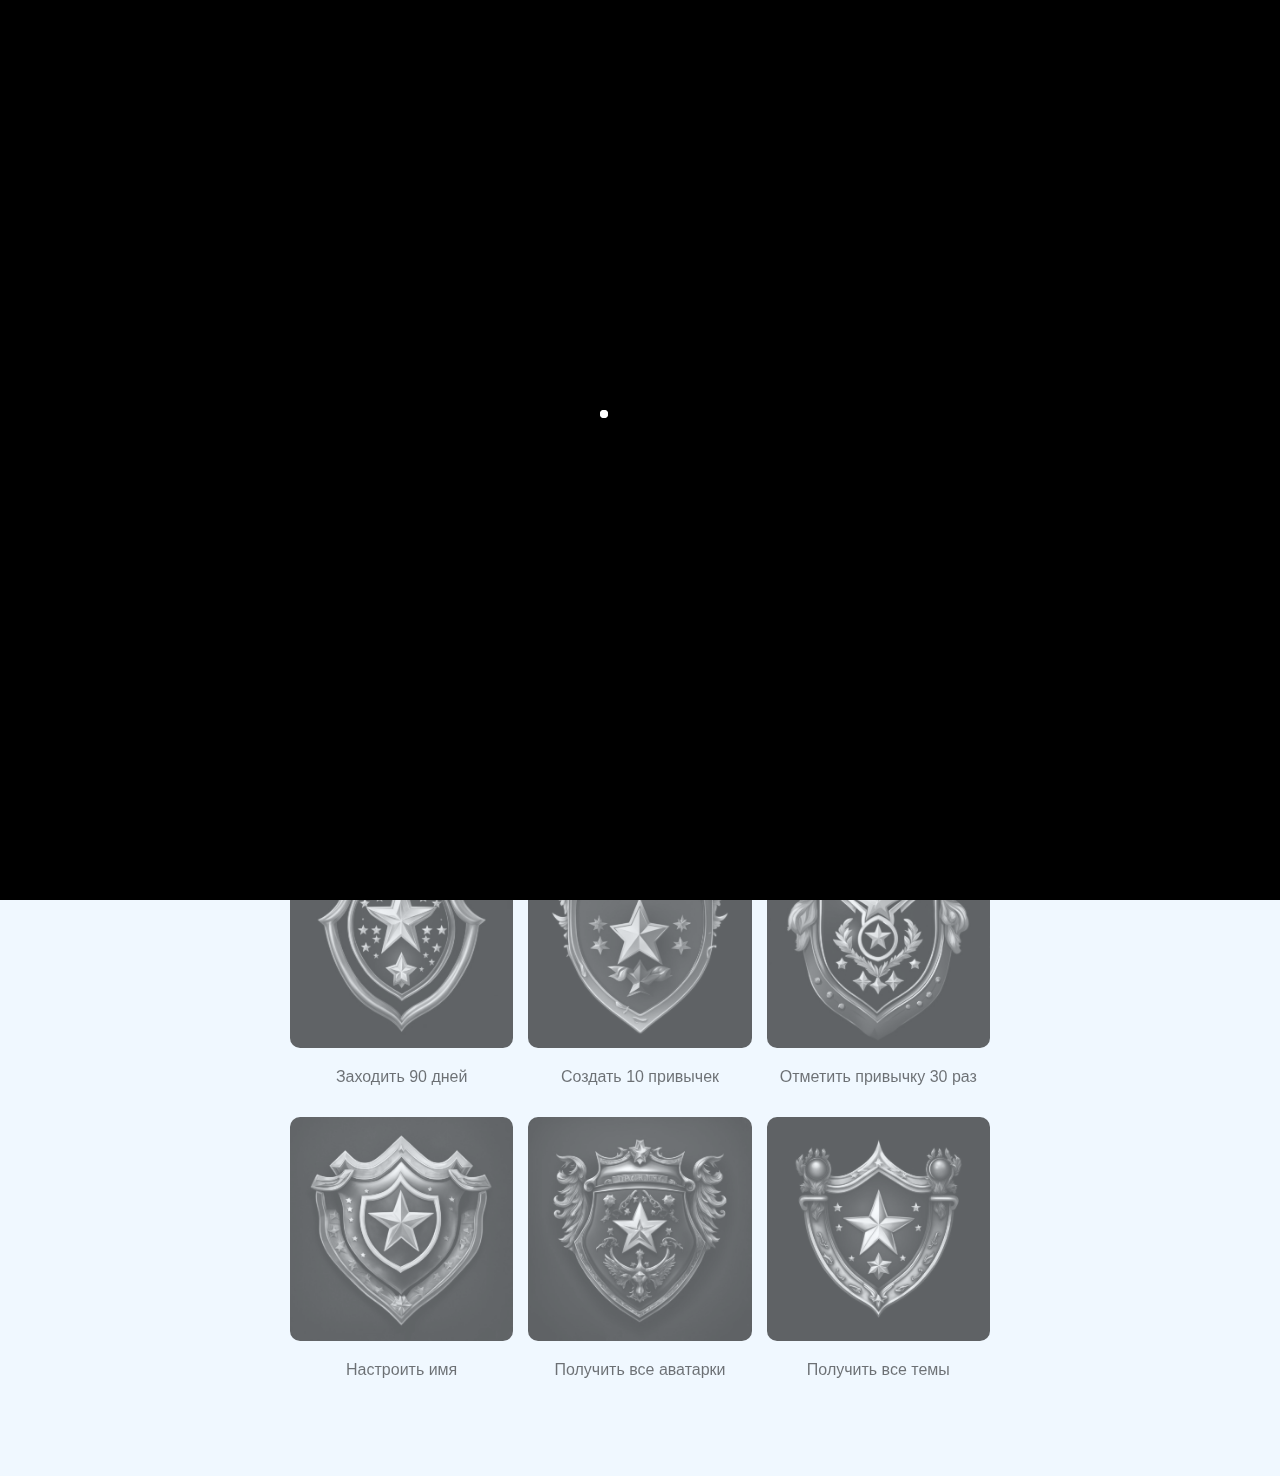
<file: achievements.html>
<!DOCTYPE html>
<html lang="ru">

<head>
    <meta charset="UTF-8">
    <meta name="viewport" content="width=device-width, initial-scale=1.0">
    <meta name="theme-color" content="#f0f8ff" />
    <title>Habits. Достижения</title>
    <script src="scripts/loader.js" async></script>
    <script src="scripts/theme.js" async></script>
    <link rel="stylesheet" href="styles/loader.css">
    <link rel="icon" href="imgs/icons/icon120.svg" type="image/x-icon">
    <link rel="stylesheet" href="styles/themes.css">
    <link rel="stylesheet" href="styles/header.css">
    <link rel="stylesheet" href="styles/achievements.css">
    <link rel="manifest" href="manifest.webmanifest">
    <script src="scripts/achievements.js" defer></script>
</head>

<body>
    <div id="container-loader" class="container-loader">
        <div class="lds-ripple">
            <div></div>
            <div></div>
        </div>
    </div>
    <header class="header">
        <div class="container">
            <div class="header__icon">
                <a href="/">Habits</a>
            </div>
            <nav>
                <ul class="header__list">
                    <li class="header__list-item"><a href="profile.html">Профиль</a></li>
                    <li class="header__list-item"><a href="market.html">Магазин</a></li>
                    <li class="header__list-item"><a href="achievements.html">Достижения</a></li>
                </ul>
                <ul class="header__list header__list--mobile">
                    <li class="header__list-item"><a href="/" aria-label="Перейти на главную страницу">
                            <svg width="48" height="48" version="1.1" viewBox="0 0 48 48"
                                xmlns="http://www.w3.org/2000/svg">
                                <path
                                    d="m20.415 11.152-9.9318 25.826 4.143 0.11049 4.3941-10.662c3.2613-1.9701 6.4484-1.4705 8.8753-1.4294l-4.2321 11.955 4.2317 0.06802 9.2697-25.877-4.5846 0.0625-3.8335 10.569c-2.1572-0.0051-5.5821-0.75496-8.6333 1.0717l4.5729-11.693z"
                                    fill="#f2f2f2" stroke-width="1.1154" />
                            </svg>
                        </a></li>
                    <li class="header__list-item"><a href="profile.html" aria-label="Перейти на страницу профиля">
                            <svg width="512" height="512" version="1.1" viewBox="0 0 512 512"
                                xmlns="http://www.w3.org/2000/svg">
                                <g fill="#f2f2f2">
                                    <path
                                        d="m257.34 244.92a168.77 168.77 0 0 0-168.77 168.77 168.77 168.77 0 0 0 0.03125 0.44531h49.48a118.01 118.01 0 0 1 103.79-116.55 110.44 110.44 0 0 1 17.693-1.459 110.44 110.44 0 0 1 90.223 46.811 118.01 118.01 0 0 1 24.262 71.197h50.281v23.859a168.77 168.77 0 0 0 1.7812-24.305 168.77 168.77 0 0 0-168.77-168.77z" />
                                    <path
                                        d="m251.02 63.414a86.985 86.985 0 0 0-86.984 86.984 86.985 86.985 0 0 0 86.984 86.984 86.985 86.985 0 0 0 86.986-86.984 86.985 86.985 0 0 0-86.986-86.984zm1.2012 39.238a47.547 47.547 0 0 1 47.549 47.547 47.547 47.547 0 0 1-47.549 47.547 47.547 47.547 0 0 1-47.547-47.547 47.547 47.547 0 0 1 47.547-47.547z"
                                        stroke-width="1.1357" />
                                </g>
                            </svg>
                        </a></li>
                    <li class="header__list-item"><a href="market.html" aria-label="Перейти на страницу магазина">
                            <svg width="512" height="512" version="1.1" viewBox="0 0 512 512"
                                xmlns="http://www.w3.org/2000/svg">
                                <g fill="#f2f2f2">
                                    <path transform="translate(0 -16.374)"
                                        d="m53.111 146.16 49.879-0.0974a2.952 2.952 35.37 0 1 2.7945 1.9837l60.795 175.09a22.572 22.572 35.194 0 0 21.506 15.167l197.62-1.6002a8.0847 8.0847 142.18 0 0 7.7501-6.0156l4.7557-17.966a5.0559 5.0559 52.413 0 0-4.8876-6.3497h-190.35a5.1883 5.1883 33.787 0 1-4.796-3.209l-10.254-24.846 208.17-1.4749a15.668 15.668 142.58 0 0 14.982-11.461l26.226-94.094a10.042 10.042 52.744 0 0-9.6888-12.738l-279.77 0.42517-15.864-44.669a4.478 4.478 35.224 0 0-4.2198-2.9794l-73.656 1e-5a6.0104 6.0104 135 0 0-6.0104 6.0104l1e-6 23.818a5.0071 5.0071 44.944 0 0 5.0169 5.0071z" />
                                    <circle cx="355.36" cy="363.92" r="33.844" />
                                    <circle cx="206.5" cy="363.81" r="33.844" />
                                </g>
                            </svg>
                        </a></li>
                    <li class="header__list-item"><a href="achievements.html"
                            aria-label="Перейти на страницу достижений">
                            <svg width="512" height="512" version="1.1" viewBox="0 0 512 512"
                                xmlns="http://www.w3.org/2000/svg">
                                <g fill="#f2f2f2">
                                    <path
                                        d="m258.56 45.238a140.75 140.75 0 0 0-140.71 140.78 140.75 140.75 0 0 0 140.77 140.72 140.75 140.75 0 0 0 140.74-140.75v-0.0586a140.75 140.75 0 0 0-140.8-140.69zm1.4726 42.043a101.53 101.53 0 0 1 101.56 101.49v0.043a101.53 101.53 0 0 1-101.52 101.53 101.53 101.53 0 0 1-101.54-101.51 101.53 101.53 0 0 1 101.5-101.55z" />
                                    <path transform="translate(-2.6719 -24.047)"
                                        d="m175.08 317.84-2.7516 146.94a16.79 16.79 44.344 0 0 17.486 17.09l5.0118-0.20878a11.989 11.989 159.33 0 0 7.0389-2.6558l55.217-44.648a8.4575 8.4575 0.87494 0 1 10.834 0.16545l49.302 42.418a17.19 17.19 21.618 0 0 10.454 4.1426l3.4054 0.15031a16.068 16.068 136.33 0 0 16.777-16.017l0.33202-150.83-26.287 9.7521 1.8405 117.22a2.8498 2.8498 153.54 0 1-4.6031 2.291l-48.702-38.022a11.834 11.834 0.8028 0 0-14.301-0.20039l-49.865 36.729a2.547 2.547 27.11 0 1-4.0574-2.0772l1.1973-115.37z" />
                                    <path transform="translate(62.344 46.312)"
                                        d="m236.91 196.83-39.564-21.365-40.03 20.48 8.0937-44.23-31.847-31.742 44.566-5.9703 20.347-40.097 19.45 40.54 44.422 6.9605-32.546 31.026z" />
                                </g>
                            </svg>
                        </a></li>
                </ul>
            </nav>
        </div>
    </header>

    <main>
        <div class="container">
            <h1>Ваши достижения</h1>
            <p class="heading-text">
                Вы можете сравнивать свои успехи с друзьями, выясняя, у кого из вас больше достижений.</p>
            <div class="achievements">
                <div class="achievements__item achievements__item--gained" id="0">
                    <img src="imgs/achs/0.jpeg" alt="значок достижения">
                    <p class="achievements__desc">Просмотреть достижения</p>
                </div>
                <div class="achievements__item" id="1">
                    <img src="imgs/achs/1.jpeg" alt="значок достижения">
                    <p class="achievements__desc">Выполнить 10 привычек</p>
                </div>
                <div class="achievements__item" id="2">
                    <img src="imgs/achs/2.jpeg" alt="значок достижения">
                    <p class="achievements__desc">Выполнить 50 привычек</p>
                </div>
                <div class="achievements__item" id="3">
                    <img src="imgs/achs/3.jpeg" alt="значок достижения">
                    <p class="achievements__desc">Выполнить 100 привычек</p>
                </div>
                <div class="achievements__item" id="4">
                    <img src="imgs/achs/4.jpeg" alt="значок достижения">
                    <p class="achievements__desc">Заходить 7 дней</p>
                </div>
                <div class="achievements__item" id="5">
                    <img src="imgs/achs/5.jpeg" alt="значок достижения">
                    <p class="achievements__desc">Заходить 30 дней</p>
                </div>
                <div class="achievements__item" id="6">
                    <img src="imgs/achs/6.jpeg" alt="значок достижения">
                    <p class="achievements__desc">Заходить 90 дней</p>
                </div>
                <div class="achievements__item" id="7">
                    <img src="imgs/achs/7.jpeg" alt="значок достижения">
                    <p class="achievements__desc">Создать 10 привычек</p>
                </div>
                <div class="achievements__item" id="8">
                    <img src="imgs/achs/8.jpeg" alt="значок достижения">
                    <p class="achievements__desc">Отметить привычку 30 раз</p>
                </div>
                <div class="achievements__item" id="9">
                    <img src="imgs/achs/9.jpeg" alt="значок достижения">
                    <p class="achievements__desc">Настроить имя</p>
                </div>
                <div class="achievements__item" id="10">
                    <img src="imgs/achs/10.jpeg" alt="значок достижения">
                    <p class="achievements__desc">Получить все аватарки</p>
                </div>
                <div class="achievements__item" id="11">
                    <img src="imgs/achs/11.jpeg" alt="значок достижения">
                    <p class="achievements__desc">Получить все темы</p>
                </div>
            </div>
        </div>
    </main>
</body>

</html>
</file>
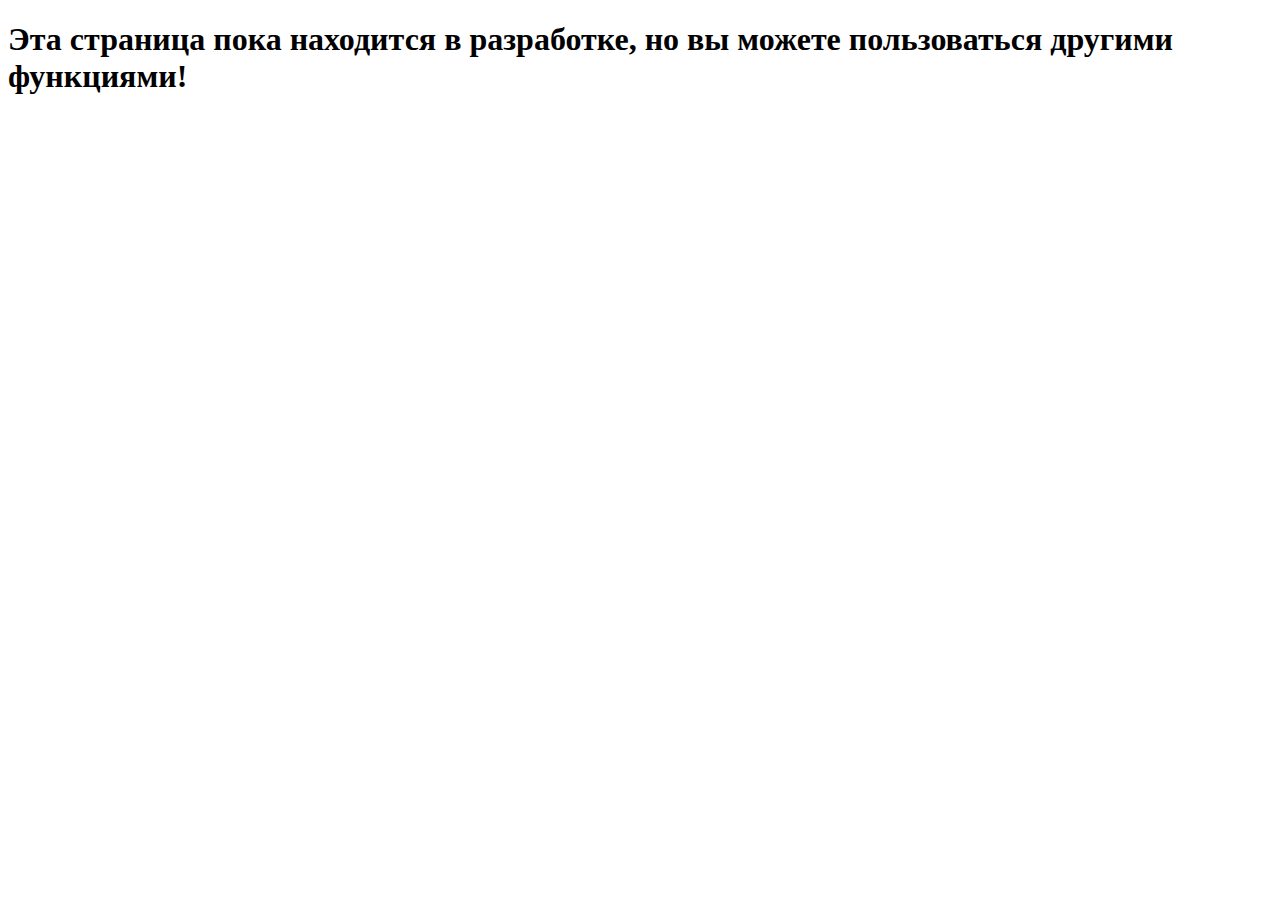
<file: inworking.html>
<!DOCTYPE html>
<html lang="ru">

<head>
    <meta charset="UTF-8">
    <meta name="viewport" content="width=device-width, initial-scale=1.0">
    <title>Document</title>
</head>

<body>
    <h1>Эта страница пока находится в разработке, но вы можете пользоваться другими функциями!</h1>
</body>

</html>
</file>
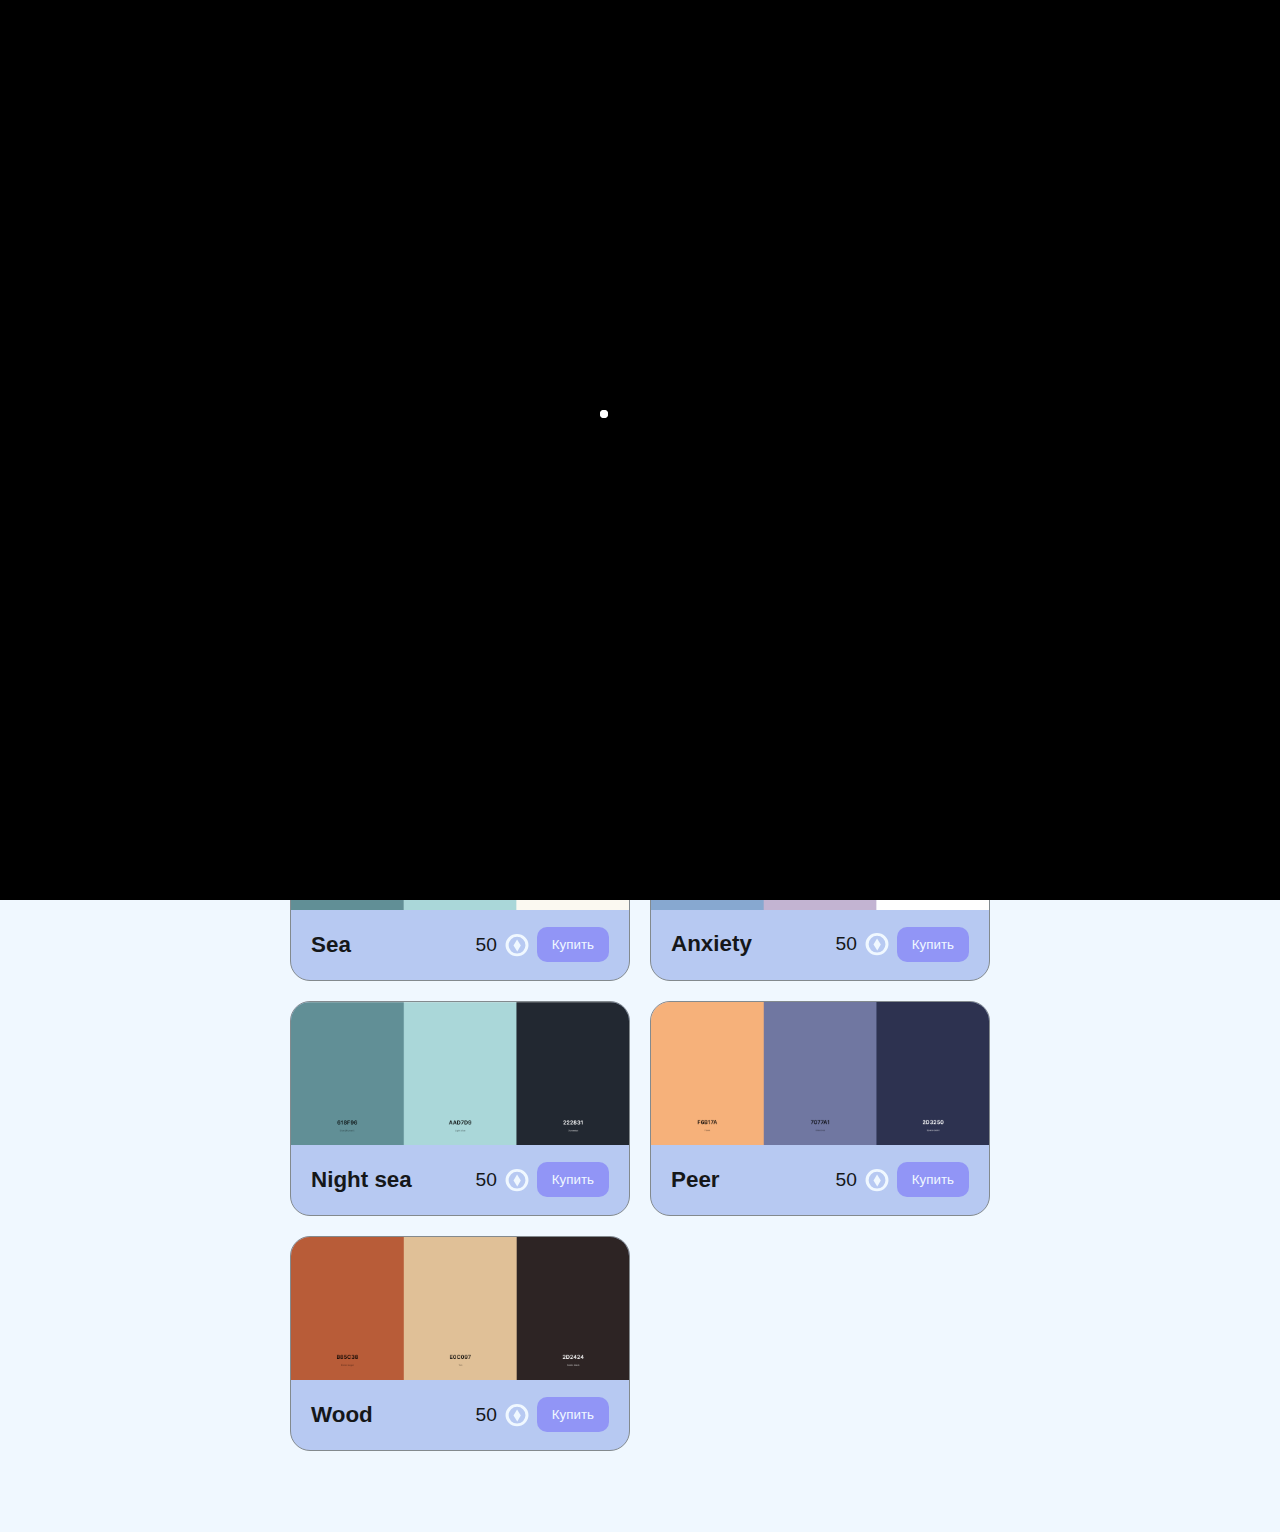
<file: market.html>
<!DOCTYPE html>
<html lang="en">

<head>
    <meta charset="UTF-8">
    <meta name="viewport" content="width=device-width, initial-scale=1.0">
    <meta name="theme-color" content="#f0f8ff" />
    <title>Habits. Магазин</title>
    <script src="scripts/loader.js" async></script>
    <script src="scripts/theme.js" async></script>
    <link rel="stylesheet" href="styles/loader.css">
    <link rel="icon" href="imgs/icons/icon120.svg" type="image/x-icon">
    <link rel="stylesheet" href="styles/themes.css">
    <link rel="stylesheet" href="styles/header.css">
    <link rel="stylesheet" href="styles/market.css">
    <link rel="manifest" href="manifest.webmanifest">
    <script src="scripts/market.js" async></script>
</head>

<body>
    <div id="container-loader" class="container-loader">
        <div class="lds-ripple">
            <div></div>
            <div></div>
        </div>
    </div>
    <dialog class="avatars">
        <h2>Ваш выигрыш:</h2>
        <div class="avatars__library">
            <div id="image-1" class="avatars__image"><img src="imgs/profile/1.jpg" alt="девушка киберпанк"></div>
            <div id="image-2" class="avatars__image"><img src="imgs/profile/2.jpg" alt="мужчина киберпанк"></div>
            <div id="image-3" class="avatars__image"><img src="imgs/profile/3.jpg" alt="девушка аниме"></div>
            <div id="image-4" class="avatars__image"><img src="imgs/profile/4.jpg" alt="парень аниме"></div>
            <div id="image-5" class="avatars__image"><img src="imgs/profile/5.jpg" alt="девушка витраж"></div>
            <div id="image-6" class="avatars__image"><img src="imgs/profile/6.jpg" alt="парень витраж"></div>
            <div id="image-7" class="avatars__image"><img src="imgs/profile/7.jpg" alt="девушка аниме"></div>
            <div id="image-8" class="avatars__image"><img src="imgs/profile/8.jpg" alt="парень аниме"></div>
            <div id="image-0" class="avatars__image"><img src="imgs/profile/0.jpg" alt="аватар по умолчанию"></div>
        </div>
        <input class="avatars__close" type="button" value="Закрыть" onclick="this.parentNode.close()">
    </dialog>
    <dialog class="insufficient-funds">
        Недостаточно средств
        <input class="insufficient-funds__close" type="button" value="Закрыть" onclick="this.parentNode.close()">
    </dialog>
    <dialog class="ach">
        Вы получили новое достижение!
        <a href="achievements.html"><img class="ach__img" alt="значок достижения"></a>
        <input class="ach__close" type="button" value="Закрыть" onclick="this.parentNode.close()">
    </dialog>
    <header class="header">
        <div class="container">
            <div class="header__icon">
                <a href="/">Habits</a>
            </div>
            <nav>
                <ul class="header__list">
                    <li class="header__list-item"><a href="profile.html">Профиль</a></li>
                    <li class="header__list-item"><a href="market.html">Магазин</a></li>
                    <li class="header__list-item"><a href="achievements.html">Достижения</a></li>
                </ul>
                <ul class="header__list header__list--mobile">
                    <li class="header__list-item"><a href="/" aria-label="Перейти на главную страницу">
                            <svg width="48" height="48" version="1.1" viewBox="0 0 48 48"
                                xmlns="http://www.w3.org/2000/svg">
                                <path
                                    d="m20.415 11.152-9.9318 25.826 4.143 0.11049 4.3941-10.662c3.2613-1.9701 6.4484-1.4705 8.8753-1.4294l-4.2321 11.955 4.2317 0.06802 9.2697-25.877-4.5846 0.0625-3.8335 10.569c-2.1572-0.0051-5.5821-0.75496-8.6333 1.0717l4.5729-11.693z"
                                    fill="#f2f2f2" stroke-width="1.1154" />
                            </svg>
                        </a></li>
                    <li class="header__list-item"><a href="profile.html" aria-label="Перейти на страницу профиля">
                            <svg width="512" height="512" version="1.1" viewBox="0 0 512 512"
                                xmlns="http://www.w3.org/2000/svg">
                                <g fill="#f2f2f2">
                                    <path
                                        d="m257.34 244.92a168.77 168.77 0 0 0-168.77 168.77 168.77 168.77 0 0 0 0.03125 0.44531h49.48a118.01 118.01 0 0 1 103.79-116.55 110.44 110.44 0 0 1 17.693-1.459 110.44 110.44 0 0 1 90.223 46.811 118.01 118.01 0 0 1 24.262 71.197h50.281v23.859a168.77 168.77 0 0 0 1.7812-24.305 168.77 168.77 0 0 0-168.77-168.77z" />
                                    <path
                                        d="m251.02 63.414a86.985 86.985 0 0 0-86.984 86.984 86.985 86.985 0 0 0 86.984 86.984 86.985 86.985 0 0 0 86.986-86.984 86.985 86.985 0 0 0-86.986-86.984zm1.2012 39.238a47.547 47.547 0 0 1 47.549 47.547 47.547 47.547 0 0 1-47.549 47.547 47.547 47.547 0 0 1-47.547-47.547 47.547 47.547 0 0 1 47.547-47.547z"
                                        stroke-width="1.1357" />
                                </g>
                            </svg>
                        </a></li>
                    <li class="header__list-item"><a href="market.html" aria-label="Перейти на страницу магазина">
                            <svg width="512" height="512" version="1.1" viewBox="0 0 512 512"
                                xmlns="http://www.w3.org/2000/svg">
                                <g fill="#f2f2f2">
                                    <path transform="translate(0 -16.374)"
                                        d="m53.111 146.16 49.879-0.0974a2.952 2.952 35.37 0 1 2.7945 1.9837l60.795 175.09a22.572 22.572 35.194 0 0 21.506 15.167l197.62-1.6002a8.0847 8.0847 142.18 0 0 7.7501-6.0156l4.7557-17.966a5.0559 5.0559 52.413 0 0-4.8876-6.3497h-190.35a5.1883 5.1883 33.787 0 1-4.796-3.209l-10.254-24.846 208.17-1.4749a15.668 15.668 142.58 0 0 14.982-11.461l26.226-94.094a10.042 10.042 52.744 0 0-9.6888-12.738l-279.77 0.42517-15.864-44.669a4.478 4.478 35.224 0 0-4.2198-2.9794l-73.656 1e-5a6.0104 6.0104 135 0 0-6.0104 6.0104l1e-6 23.818a5.0071 5.0071 44.944 0 0 5.0169 5.0071z" />
                                    <circle cx="355.36" cy="363.92" r="33.844" />
                                    <circle cx="206.5" cy="363.81" r="33.844" />
                                </g>
                            </svg>
                        </a></li>
                    <li class="header__list-item"><a href="achievements.html"
                            aria-label="Перейти на страницу достижений">
                            <svg width="512" height="512" version="1.1" viewBox="0 0 512 512"
                                xmlns="http://www.w3.org/2000/svg">
                                <g fill="#f2f2f2">
                                    <path
                                        d="m258.56 45.238a140.75 140.75 0 0 0-140.71 140.78 140.75 140.75 0 0 0 140.77 140.72 140.75 140.75 0 0 0 140.74-140.75v-0.0586a140.75 140.75 0 0 0-140.8-140.69zm1.4726 42.043a101.53 101.53 0 0 1 101.56 101.49v0.043a101.53 101.53 0 0 1-101.52 101.53 101.53 101.53 0 0 1-101.54-101.51 101.53 101.53 0 0 1 101.5-101.55z" />
                                    <path transform="translate(-2.6719 -24.047)"
                                        d="m175.08 317.84-2.7516 146.94a16.79 16.79 44.344 0 0 17.486 17.09l5.0118-0.20878a11.989 11.989 159.33 0 0 7.0389-2.6558l55.217-44.648a8.4575 8.4575 0.87494 0 1 10.834 0.16545l49.302 42.418a17.19 17.19 21.618 0 0 10.454 4.1426l3.4054 0.15031a16.068 16.068 136.33 0 0 16.777-16.017l0.33202-150.83-26.287 9.7521 1.8405 117.22a2.8498 2.8498 153.54 0 1-4.6031 2.291l-48.702-38.022a11.834 11.834 0.8028 0 0-14.301-0.20039l-49.865 36.729a2.547 2.547 27.11 0 1-4.0574-2.0772l1.1973-115.37z" />
                                    <path transform="translate(62.344 46.312)"
                                        d="m236.91 196.83-39.564-21.365-40.03 20.48 8.0937-44.23-31.847-31.742 44.566-5.9703 20.347-40.097 19.45 40.54 44.422 6.9605-32.546 31.026z" />
                                </g>
                            </svg>
                        </a></li>
                </ul>
            </nav>
        </div>
    </header>
    <main>
        <div class="container">
            <div class="heading">
                <h1>Магазин</h1>
                <p class="heading__balance">баланс: <span class="heading__money"></span>
                    <svg width="512" height="512" version="1.1" viewBox="0 0 512 512"
                        xmlns="http://www.w3.org/2000/svg">
                        <g fill="#f2f2f2">
                            <path
                                d="m255.99 69.469a195.49 188.85 0 0 0-195.43 188.89 195.49 188.85 0 0 0 195.51 188.81 195.49 188.85 0 0 0 195.47-188.85v-0.08008a195.49 188.85 0 0 0-195.55-188.77zm0.9082 46.312a143.39 143.39 0 0 1 143.44 143.33v0.06055a143.39 143.39 0 0 1-143.38 143.39 143.39 143.39 0 0 1-143.41-143.36 143.39 143.39 0 0 1 143.35-143.42z"
                                stroke-width="1.0655" />
                            <path d="m257.39 162.09-61.453 103.31 65.016 100.64 59.672-103.31z" />
                        </g>
                    </svg>
                </p>
            </div>
            <div class="gacha">
                <h2 class="gacha__heading">Выиграйте аватарки для профиля!</h2>
                <p class="gacha__amount"><span>100</span>
                    <svg width="512" height="512" version="1.1" viewBox="0 0 512 512"
                        xmlns="http://www.w3.org/2000/svg">
                        <g fill="#f2f2f2">
                            <path
                                d="m255.99 69.469a195.49 188.85 0 0 0-195.43 188.89 195.49 188.85 0 0 0 195.51 188.81 195.49 188.85 0 0 0 195.47-188.85v-0.08008a195.49 188.85 0 0 0-195.55-188.77zm0.9082 46.312a143.39 143.39 0 0 1 143.44 143.33v0.06055a143.39 143.39 0 0 1-143.38 143.39 143.39 143.39 0 0 1-143.41-143.36 143.39 143.39 0 0 1 143.35-143.42z"
                                stroke-width="1.0655" />
                            <path d="m257.39 162.09-61.453 103.31 65.016 100.64 59.672-103.31z" />
                        </g>
                    </svg>
                </p>
                <div class="gacha__row">
                    <button class="gacha__btn" onclick="playGacha()">Играть!</button>
                    <img src="imgs/gacha.png" alt="изображение призов-аватарок">
                </div>
            </div>
            <div class="themes">
                <div class="themes__item" id="sky">
                    <img src="imgs/themes/sky.png" alt="butter theme preview">
                    <div class="theme__item-row">
                        <p class="theme__name">Sky</p>
                        <p class="theme__amount"><span>50</span>
                            <svg width="512" height="512" version="1.1" viewBox="0 0 512 512"
                                xmlns="http://www.w3.org/2000/svg">
                                <g fill="#f2f2f2">
                                    <path
                                        d="m255.99 69.469a195.49 188.85 0 0 0-195.43 188.89 195.49 188.85 0 0 0 195.51 188.81 195.49 188.85 0 0 0 195.47-188.85v-0.08008a195.49 188.85 0 0 0-195.55-188.77zm0.9082 46.312a143.39 143.39 0 0 1 143.44 143.33v0.06055a143.39 143.39 0 0 1-143.38 143.39 143.39 143.39 0 0 1-143.41-143.36 143.39 143.39 0 0 1 143.35-143.42z"
                                        stroke-width="1.0655" />
                                    <path d="m257.39 162.09-61.453 103.31 65.016 100.64 59.672-103.31z" />
                                </g>
                            </svg>
                            <input type="button" value="Купить" class="theme__buy" onclick="themeBuy('sky')">
                        </p>
                    </div>
                </div>
                <div class="themes__item" id="fruits">
                    <img src="imgs/themes/fruits.png" alt="fruits theme prevew">
                    <div class="theme__item-row">
                        <p class="theme__name">Fruits</p>
                        <p class="theme__amount"><span>50</span>
                            <svg width="512" height="512" version="1.1" viewBox="0 0 512 512"
                                xmlns="http://www.w3.org/2000/svg">
                                <g fill="#f2f2f2">
                                    <path
                                        d="m255.99 69.469a195.49 188.85 0 0 0-195.43 188.89 195.49 188.85 0 0 0 195.51 188.81 195.49 188.85 0 0 0 195.47-188.85v-0.08008a195.49 188.85 0 0 0-195.55-188.77zm0.9082 46.312a143.39 143.39 0 0 1 143.44 143.33v0.06055a143.39 143.39 0 0 1-143.38 143.39 143.39 143.39 0 0 1-143.41-143.36 143.39 143.39 0 0 1 143.35-143.42z"
                                        stroke-width="1.0655" />
                                    <path d="m257.39 162.09-61.453 103.31 65.016 100.64 59.672-103.31z" />
                                </g>
                            </svg>
                            <input type="button" value="Купить" class="theme__buy" onclick="themeBuy('fruits')">
                        </p>
                    </div>
                </div>
                <div class="themes__item" id="sea">
                    <img src="imgs/themes/sea.png" alt="sea theme preview">
                    <div class="theme__item-row">
                        <p class="theme__name">Sea</p>
                        <p class="theme__amount"><span>50</span>
                            <svg width="512" height="512" version="1.1" viewBox="0 0 512 512"
                                xmlns="http://www.w3.org/2000/svg">
                                <g fill="#f2f2f2">
                                    <path
                                        d="m255.99 69.469a195.49 188.85 0 0 0-195.43 188.89 195.49 188.85 0 0 0 195.51 188.81 195.49 188.85 0 0 0 195.47-188.85v-0.08008a195.49 188.85 0 0 0-195.55-188.77zm0.9082 46.312a143.39 143.39 0 0 1 143.44 143.33v0.06055a143.39 143.39 0 0 1-143.38 143.39 143.39 143.39 0 0 1-143.41-143.36 143.39 143.39 0 0 1 143.35-143.42z"
                                        stroke-width="1.0655" />
                                    <path d="m257.39 162.09-61.453 103.31 65.016 100.64 59.672-103.31z" />
                                </g>
                            </svg>
                            <input type="button" value="Купить" class="theme__buy" onclick="themeBuy('sea')">
                        </p>
                    </div>
                </div>
                <div class="themes__item" id="anxiety">
                    <img src="imgs/themes/anxiety.png" alt="anxiety theme prevew">
                    <div class="theme__item-row">
                        <p class="theme__name">Anxiety</p>
                        <p class="theme__amount"><span>50</span>
                            <svg width="512" height="512" version="1.1" viewBox="0 0 512 512"
                                xmlns="http://www.w3.org/2000/svg">
                                <g fill="#f2f2f2">
                                    <path
                                        d="m255.99 69.469a195.49 188.85 0 0 0-195.43 188.89 195.49 188.85 0 0 0 195.51 188.81 195.49 188.85 0 0 0 195.47-188.85v-0.08008a195.49 188.85 0 0 0-195.55-188.77zm0.9082 46.312a143.39 143.39 0 0 1 143.44 143.33v0.06055a143.39 143.39 0 0 1-143.38 143.39 143.39 143.39 0 0 1-143.41-143.36 143.39 143.39 0 0 1 143.35-143.42z"
                                        stroke-width="1.0655" />
                                    <path d="m257.39 162.09-61.453 103.31 65.016 100.64 59.672-103.31z" />
                                </g>
                            </svg>
                            <input type="button" value="Купить" class="theme__buy" onclick="themeBuy('anxiety')">
                        </p>
                    </div>
                </div>
                <div class="themes__item" id="night-sea">
                    <img src="imgs/themes/night-sea.png" alt="night sea theme preview">
                    <div class="theme__item-row">
                        <p class="theme__name">Night sea</p>
                        <p class="theme__amount"><span>50</span>
                            <svg width="512" height="512" version="1.1" viewBox="0 0 512 512"
                                xmlns="http://www.w3.org/2000/svg">
                                <g fill="#f2f2f2">
                                    <path
                                        d="m255.99 69.469a195.49 188.85 0 0 0-195.43 188.89 195.49 188.85 0 0 0 195.51 188.81 195.49 188.85 0 0 0 195.47-188.85v-0.08008a195.49 188.85 0 0 0-195.55-188.77zm0.9082 46.312a143.39 143.39 0 0 1 143.44 143.33v0.06055a143.39 143.39 0 0 1-143.38 143.39 143.39 143.39 0 0 1-143.41-143.36 143.39 143.39 0 0 1 143.35-143.42z"
                                        stroke-width="1.0655" />
                                    <path d="m257.39 162.09-61.453 103.31 65.016 100.64 59.672-103.31z" />
                                </g>
                            </svg>
                            <input type="button" value="Купить" class="theme__buy" onclick="themeBuy('night-sea')">
                        </p>
                    </div>
                </div>
                <div class="themes__item" id="peer">
                    <img src="imgs/themes/peer.png" alt="peer theme prview">
                    <div class="theme__item-row">
                        <p class="theme__name">Peer</p>
                        <p class="theme__amount"><span>50</span>
                            <svg width="512" height="512" version="1.1" viewBox="0 0 512 512"
                                xmlns="http://www.w3.org/2000/svg">
                                <g fill="#f2f2f2">
                                    <path
                                        d="m255.99 69.469a195.49 188.85 0 0 0-195.43 188.89 195.49 188.85 0 0 0 195.51 188.81 195.49 188.85 0 0 0 195.47-188.85v-0.08008a195.49 188.85 0 0 0-195.55-188.77zm0.9082 46.312a143.39 143.39 0 0 1 143.44 143.33v0.06055a143.39 143.39 0 0 1-143.38 143.39 143.39 143.39 0 0 1-143.41-143.36 143.39 143.39 0 0 1 143.35-143.42z"
                                        stroke-width="1.0655" />
                                    <path d="m257.39 162.09-61.453 103.31 65.016 100.64 59.672-103.31z" />
                                </g>
                            </svg>
                            <input type="button" value="Купить" class="theme__buy" onclick="themeBuy('peer')">
                        </p>
                    </div>
                </div>
                <div class="themes__item" id="wood">
                    <img src="imgs/themes/wood.png" alt="wood theme preview">
                    <div class="theme__item-row">
                        <p class="theme__name">Wood</p>
                        <p class="theme__amount"><span>50</span>
                            <svg width="512" height="512" version="1.1" viewBox="0 0 512 512"
                                xmlns="http://www.w3.org/2000/svg">
                                <g fill="#f2f2f2">
                                    <path
                                        d="m255.99 69.469a195.49 188.85 0 0 0-195.43 188.89 195.49 188.85 0 0 0 195.51 188.81 195.49 188.85 0 0 0 195.47-188.85v-0.08008a195.49 188.85 0 0 0-195.55-188.77zm0.9082 46.312a143.39 143.39 0 0 1 143.44 143.33v0.06055a143.39 143.39 0 0 1-143.38 143.39 143.39 143.39 0 0 1-143.41-143.36 143.39 143.39 0 0 1 143.35-143.42z"
                                        stroke-width="1.0655" />
                                    <path d="m257.39 162.09-61.453 103.31 65.016 100.64 59.672-103.31z" />
                                </g>
                            </svg>
                            <input type="button" value="Купить" class="theme__buy" onclick="themeBuy('wood')">
                        </p>
                    </div>
                </div>
            </div>
        </div>
    </main>
</body>

</html>
</file>
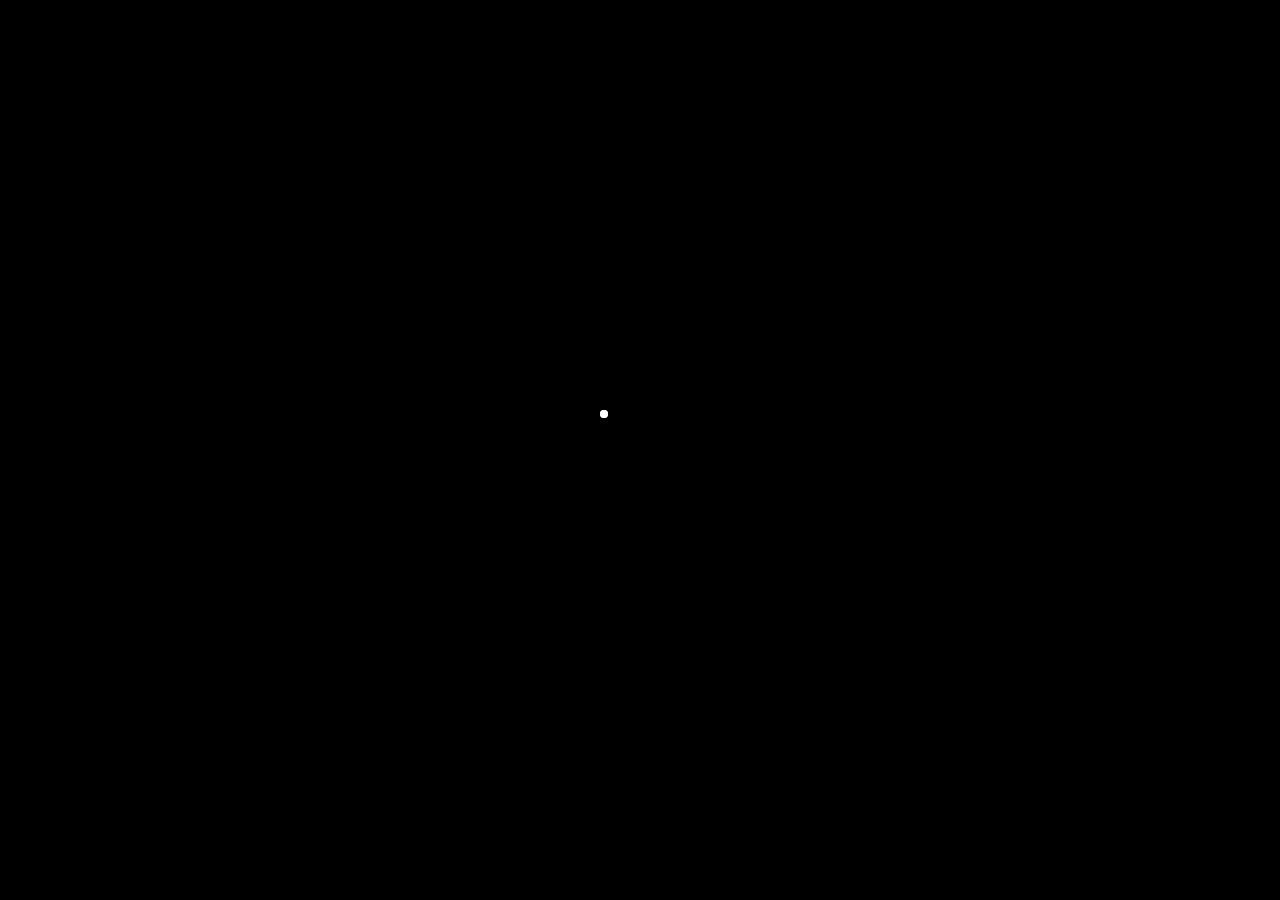
<file: profile.html>
<!DOCTYPE html>
<html lang="ru">

<head>
    <meta charset="UTF-8">
    <meta name="viewport" content="width=device-width, initial-scale=1.0">
    <meta name="theme-color" content="#f0f8ff" />
    <title>Habits. Профиль</title>
    <script src="scripts/loader.js" async></script>
    <script src="scripts/theme.js" async></script>
    <link rel="stylesheet" href="styles/loader.css">
    <link rel="icon" href="imgs/icons/icon120.svg" type="image/x-icon">
    <link rel="stylesheet" href="styles/themes.css">
    <link rel="stylesheet" href="styles/header.css">
    <link rel="stylesheet" href="styles/profile.css">
    <link rel="manifest" href="manifest.webmanifest">
</head>

<body>
    <div id="container-loader" class="container-loader">
        <div class="lds-ripple">
            <div></div>
            <div></div>
        </div>
    </div>
    <dialog class="avatars">
        <h2>Выберите аватар</h2>
        <div class="avatars__library">
            <button id="image-btn-1" disabled class="avatars__btn avatars__btn--disabled" onclick="changeAvatar(1)"><img
                    src="imgs/profile/1.jpg" alt="девушка киберпанк"></button>
            <button id="image-btn-2" disabled class="avatars__btn avatars__btn--disabled" onclick="changeAvatar(2)"><img
                    src="imgs/profile/2.jpg" alt="мужчина киберпанк"></button>
            <button id="image-btn-3" disabled class="avatars__btn avatars__btn--disabled" onclick="changeAvatar(3)"><img
                    src="imgs/profile/3.jpg" alt="девушка аниме"></button>
            <button id="image-btn-4" disabled class="avatars__btn avatars__btn--disabled" onclick="changeAvatar(4)"><img
                    src="imgs/profile/4.jpg" alt="парень аниме"></button>
            <button id="image-btn-5" disabled class="avatars__btn avatars__btn--disabled" onclick="changeAvatar(5)"><img
                    src="imgs/profile/5.jpg" alt="девушка витраж"></button>
            <button id="image-btn-6" disabled class="avatars__btn avatars__btn--disabled" onclick="changeAvatar(6)"><img
                    src="imgs/profile/6.jpg" alt="парень витраж"></button>
            <button id="image-btn-7" disabled class="avatars__btn avatars__btn--disabled" onclick="changeAvatar(7)"><img
                    src="imgs/profile/7.jpg" alt="девушка аниме"></button>
            <button id="image-btn-8" disabled class="avatars__btn avatars__btn--disabled" onclick="changeAvatar(8)"><img
                    src="imgs/profile/8.jpg" alt="парень аниме"></button>
            <button id="image-btn-0" class="avatars__btn" onclick="changeAvatar(0)"><img src="imgs/profile/0.jpg"
                    alt="аватар по умолчанию"></button>
        </div>
        <input class="avatars__close" type="button" value="Отмена" onclick="this.parentNode.close()">
    </dialog>
    <dialog class="ach">
        Вы получили новое достижение!
        <a href="achievements.html"><img src="imgs/achs/9.jpeg" alt="значок достижения"></a>
        <input class="ach__close" type="button" value="Закрыть" onclick="this.parentNode.close()">
    </dialog>
    <header class="header">
        <div class="container">
            <div class="header__icon">
                <a href="/">Habits</a>
            </div>
            <nav>
                <ul class="header__list">
                    <li class="header__list-item"><a href="profile.html">Профиль</a></li>
                    <li class="header__list-item"><a href="market.html">Магазин</a></li>
                    <li class="header__list-item"><a href="achievements.html">Достижения</a></li>
                </ul>
                <ul class="header__list header__list--mobile">
                    <li class="header__list-item"><a href="/" aria-label="Перейти на главную страницу">
                            <svg width="48" height="48" version="1.1" viewBox="0 0 48 48"
                                xmlns="http://www.w3.org/2000/svg">
                                <path
                                    d="m20.415 11.152-9.9318 25.826 4.143 0.11049 4.3941-10.662c3.2613-1.9701 6.4484-1.4705 8.8753-1.4294l-4.2321 11.955 4.2317 0.06802 9.2697-25.877-4.5846 0.0625-3.8335 10.569c-2.1572-0.0051-5.5821-0.75496-8.6333 1.0717l4.5729-11.693z"
                                    fill="#f2f2f2" stroke-width="1.1154" />
                            </svg>
                        </a></li>
                    <li class="header__list-item"><a href="profile.html" aria-label="Перейти на страницу профиля">
                            <svg width="512" height="512" version="1.1" viewBox="0 0 512 512"
                                xmlns="http://www.w3.org/2000/svg">
                                <g fill="#f2f2f2">
                                    <path
                                        d="m257.34 244.92a168.77 168.77 0 0 0-168.77 168.77 168.77 168.77 0 0 0 0.03125 0.44531h49.48a118.01 118.01 0 0 1 103.79-116.55 110.44 110.44 0 0 1 17.693-1.459 110.44 110.44 0 0 1 90.223 46.811 118.01 118.01 0 0 1 24.262 71.197h50.281v23.859a168.77 168.77 0 0 0 1.7812-24.305 168.77 168.77 0 0 0-168.77-168.77z" />
                                    <path
                                        d="m251.02 63.414a86.985 86.985 0 0 0-86.984 86.984 86.985 86.985 0 0 0 86.984 86.984 86.985 86.985 0 0 0 86.986-86.984 86.985 86.985 0 0 0-86.986-86.984zm1.2012 39.238a47.547 47.547 0 0 1 47.549 47.547 47.547 47.547 0 0 1-47.549 47.547 47.547 47.547 0 0 1-47.547-47.547 47.547 47.547 0 0 1 47.547-47.547z"
                                        stroke-width="1.1357" />
                                </g>
                            </svg>
                        </a></li>
                    <li class="header__list-item"><a href="market.html" aria-label="Перейти на страницу магазина">
                            <svg width="512" height="512" version="1.1" viewBox="0 0 512 512"
                                xmlns="http://www.w3.org/2000/svg">
                                <g fill="#f2f2f2">
                                    <path transform="translate(0 -16.374)"
                                        d="m53.111 146.16 49.879-0.0974a2.952 2.952 35.37 0 1 2.7945 1.9837l60.795 175.09a22.572 22.572 35.194 0 0 21.506 15.167l197.62-1.6002a8.0847 8.0847 142.18 0 0 7.7501-6.0156l4.7557-17.966a5.0559 5.0559 52.413 0 0-4.8876-6.3497h-190.35a5.1883 5.1883 33.787 0 1-4.796-3.209l-10.254-24.846 208.17-1.4749a15.668 15.668 142.58 0 0 14.982-11.461l26.226-94.094a10.042 10.042 52.744 0 0-9.6888-12.738l-279.77 0.42517-15.864-44.669a4.478 4.478 35.224 0 0-4.2198-2.9794l-73.656 1e-5a6.0104 6.0104 135 0 0-6.0104 6.0104l1e-6 23.818a5.0071 5.0071 44.944 0 0 5.0169 5.0071z" />
                                    <circle cx="355.36" cy="363.92" r="33.844" />
                                    <circle cx="206.5" cy="363.81" r="33.844" />
                                </g>
                            </svg>
                        </a></li>
                    <li class="header__list-item"><a href="achievements.html"
                            aria-label="Перейти на страницу достижений">
                            <svg width="512" height="512" version="1.1" viewBox="0 0 512 512"
                                xmlns="http://www.w3.org/2000/svg">
                                <g fill="#f2f2f2">
                                    <path
                                        d="m258.56 45.238a140.75 140.75 0 0 0-140.71 140.78 140.75 140.75 0 0 0 140.77 140.72 140.75 140.75 0 0 0 140.74-140.75v-0.0586a140.75 140.75 0 0 0-140.8-140.69zm1.4726 42.043a101.53 101.53 0 0 1 101.56 101.49v0.043a101.53 101.53 0 0 1-101.52 101.53 101.53 101.53 0 0 1-101.54-101.51 101.53 101.53 0 0 1 101.5-101.55z" />
                                    <path transform="translate(-2.6719 -24.047)"
                                        d="m175.08 317.84-2.7516 146.94a16.79 16.79 44.344 0 0 17.486 17.09l5.0118-0.20878a11.989 11.989 159.33 0 0 7.0389-2.6558l55.217-44.648a8.4575 8.4575 0.87494 0 1 10.834 0.16545l49.302 42.418a17.19 17.19 21.618 0 0 10.454 4.1426l3.4054 0.15031a16.068 16.068 136.33 0 0 16.777-16.017l0.33202-150.83-26.287 9.7521 1.8405 117.22a2.8498 2.8498 153.54 0 1-4.6031 2.291l-48.702-38.022a11.834 11.834 0.8028 0 0-14.301-0.20039l-49.865 36.729a2.547 2.547 27.11 0 1-4.0574-2.0772l1.1973-115.37z" />
                                    <path transform="translate(62.344 46.312)"
                                        d="m236.91 196.83-39.564-21.365-40.03 20.48 8.0937-44.23-31.847-31.742 44.566-5.9703 20.347-40.097 19.45 40.54 44.422 6.9605-32.546 31.026z" />
                                </g>
                            </svg>
                        </a></li>
                </ul>
            </nav>
        </div>
    </header>
    <main>
        <section class="profile-head">
            <div class="container">
                <button class="profile-head__image-wrapper"
                    onclick="document.getElementsByClassName('avatars')[0].showModal()">
                    <img class="profile-head__image" src="imgs/profile/0.jpg" alt="Ваш аватар">
                </button>
                <div class="profile-head__content-wrapper">
                    <h1 class="profile-head__name">Аноним</h1>
                    <button class="profile-head__edit-name"
                        onclick="this.nextElementSibling.classList.toggle('profile-head__edit--closed')" type="button"
                        area-label="редактировать">
                        <svg width="512" height="512" version="1.1" viewBox="0 0 512 512"
                            xmlns="http://www.w3.org/2000/svg">
                            <defs>
                                <clipPath id="clipPath5">
                                    <path class="powerclip"
                                        d="m80.5 81.391h352v357.34h-352zm65.562 41.516c-11.842 0-21.375 9.5332-21.375 21.375v228.89c0 11.842 9.5332 21.375 21.375 21.375h222.66c11.842 0 21.375-9.5332 21.375-21.375v-228.89c0-11.842-9.5332-21.375-21.375-21.375z"
                                        fill="#fff" />
                                </clipPath>
                            </defs>
                            <g fill="#f2f2f2">
                                <path
                                    d="m128.25 86.391c-23.683 0-42.75 19.067-42.75 42.75v261.84c0 23.683 19.067 42.75 42.75 42.75h256.5c23.683 0 42.75-19.067 42.75-42.75v-225.53l-41.859 43.109-85.621-83.139 37.904-39.035h-209.67z"
                                    clip-path="url(#clipPath5)" />
                                <rect transform="matrix(.69804 -.71606 .73298 .68025 0 0)" x="-31.991" y="330.42"
                                    width="242.94" height="63.03" stroke-width=".99616" />
                                <path
                                    d="m213.96 254.97 43.803 41.761s-64.17 36.754-70.103 28.819c-5.2662-7.0434 26.3-70.58 26.3-70.58z" />
                                <rect transform="rotate(43.583)" x="333.12" y="-268.94" width="62.814" height="48.085"
                                    ry="8.6173" stroke-width="2.7515" />
                                <rect transform="rotate(43.472)" x="333.54" y="-239.26" width="23.301" height="19.05" />
                                <rect transform="rotate(43.982)" x="370.21" y="-241.16" width="24.089"
                                    height="17.791" />
                            </g>
                        </svg>
                    </button>
                    <div class="profile-head__edit profile-head__edit--closed">
                        <input class="profile-head__name-input" type="text" placeholder="Введите никнейм">
                        <input class="profile-head__name-apply" value="Применить" type="button">
                    </div>
                    <input type="button" class="profile-head__notifications" value="Включить уведомления">
                    <p class="profile-head__notifications-info"></p>
                </div>
            </div>
        </section>
        <section class="statistics">
            <div class="container">
                <h2>Статистика</h2>
                <div class="statistics__chart-wrapper" style="position: relative; width: 100%; height: 300px;">
                    <canvas class="statistics__chart" aria-label="График привычек" role="img"></canvas>
                </div>
            </div>
        </section>
    </main>
    <script src="https://cdn.jsdelivr.net/npm/chart.js"></script>
    <script src="https://cdn.jsdelivr.net/npm/chartjs-adapter-date-fns"></script>
    <script src="scripts/profile.js" async></script>
</body>

</html>
</file>
<file: styles/loader.css>
.lds-ripple {
    display: block;
    position: relative;
    width: 80px;
    height: 80px;
    margin: 0 auto;
}

.container-loader {
    z-index: 200;
    display: flex;
    align-items: center;
    justify-content: center;
}

.lds-ripple div {
    position: absolute;
    border: 4px solid #fff;
    opacity: 1;
    border-radius: 50%;
    animation: lds-ripple 1s cubic-bezier(0, 0.2, 0.8, 1) infinite;
}

.lds-ripple div:nth-child(2) {
    animation-delay: -0.5s;
}

@keyframes lds-ripple {
    0% {
        top: 36px;
        left: 36px;
        width: 0;
        height: 0;
        opacity: 1;
    }

    100% {
        top: 0px;
        left: 0px;
        width: 72px;
        height: 72px;
        opacity: 0;
    }
}


@keyframes hide {
    from {
        opacity: 1;
    }

    to {
        opacity: 0;
        display: none;
    }
}

.hide {
    animation: hide 1s;
    animation-iteration-count: 1;
}

.container-loader {
    position: fixed;
    top: 50%;
    left: 50%;
    transform: translate(-50%, -50%);
    width: 100%;
    height: 100%;
    background: black;
}

::-moz-selection {
    background: rgba(255, 255, 255, 0.22);
}

::selection {
    background: rgba(255, 255, 255, 0.22);
}
</file>
<file: styles/themes.css>
:root {
    --dark-color: #9195f6;
    --main-color: #B7C9F2;
    --light-color: #f0f8ff;
    --border-color: #838a8e;
    --border-dark-color: #151719;
    --dialogs-border-color: #4a5470;
}

:root[theme='fruits'] {
    --dark-color: #c11867;
    --main-color: #fbe66e;
    --light-color: #FFFFFF;
    --border-color: #838a8e;
    --border-dark-color: #151719;
    --dialogs-border-color: #4a5470;
}

:root[theme='sea'] {
    --dark-color: #618f96;
    --main-color: #AAD7D9;
    --light-color: #FBF9F1;
    --border-color: #838a8e;
    --border-dark-color: #151719;
    --dialogs-border-color: #4a5470;
}

:root[theme='anxiety'] {
    --dark-color: #87A8D0;
    --main-color: #C3B4D2;
    --light-color: #FFFFFF;
    --border-color: #838a8e;
    --border-dark-color: #151719;
    --dialogs-border-color: #4a5470;
}

:root[theme='night-sea'] {
    --dark-color: #618f96;
    --main-color: #AAD7D9;
    --light-color: #222831;
    --border-color: #838a8e;
    --border-dark-color: #666e76;
    --dialogs-border-color: #4a5470;
    color-scheme: dark;
}

:root[theme='peer'] {
    --dark-color: #F6B17A;
    --main-color: #7077A1;
    --light-color: #2D3250;
    --border-color: #838a8e;
    --border-dark-color: #dae0e5;
    --dialogs-border-color: #4a5470;
    color-scheme: dark;
}

:root[theme='wood'] {
    --dark-color: #B85C38;
    --main-color: #E0C097;
    --light-color: #2D2424;
    --border-color: #838a8e;
    --border-dark-color: #dae0e5;
    --dialogs-border-color: #5C3D2E;
    color-scheme: dark;
}
</file>
<file: styles/header.css>
@import url('https://fonts.googleapis.com/css2?family=Montserrat:wght@300;400;600&display=swap');

a:focus, a:active {
    outline: none;
}

a, a:visited {
    text-decoration-color: rgba(0, 0, 0, 0);
}

a:hover {
    text-decoration-color: inherit;
}

a {
    color: inherit;
    transition: text-decoration-color .3s;
}

.container {
    max-width: 700px;
    box-sizing: content-box;
    margin: 0 auto;
    padding: 0 15px;
}

body {
    margin: 81px 0;
    font-size: 1rem;
    font-family: "Montserrat", "Arial", sans-serif;
    font-weight: 400;
    background-color: var(--light-color);
    color: var(--border-dark-color);
}

dialog {
    background-color: var(--light-color);
    border-radius: 15px;
    border: 3px solid var(--dialogs-border-color);
    color: inherit;
}

button {
    color: inherit;
}

.header {
    background-color: var(--dark-color);
    color: var(--light-color);
    font-weight: 600;
    position: fixed;
    top: 0;
    right: 0;
    left: 0;
    padding: 0 15px;
    z-index: 100;
}

.header .container {
    display: flex;
    justify-content: space-between;
    align-items: center;
    padding: 15px 0;
}

.header__list {
    display: flex;
    list-style: none;
    gap: 35px;
}

.header__list--mobile {
    display: none;
}

.header__list-item svg {
    width: 30px;
    height: 30px;
}

.header__list-item svg g,
.header__list-item svg path {
    fill: var(--light-color);
}

@media (max-width: 600px) {
    .header {
        top: auto;
        bottom: 0;
    }

    .header .container {
        padding: 0;
        justify-content: center;
    }

    body {
        margin: 0 0 81px;
    }

    .header__list {
        display: none;
    }

    .header__list--mobile {
        display: flex;
        padding: 0;
    }

    .header__icon {
        display: none;
    }
}
</file>
<file: styles/achievements.css>
.container {
    padding-top: 20px;
}

.achievements {
    display: grid;
    grid-template-columns: repeat(3, 1fr);
    gap: 15px;
}

.achievements__item {
    opacity: 0.6;
}

.achievements__item img {
    width: 100%;
    border-radius: 10px;
    filter: grayscale(1);
}

.achievements__item--gained img {
    filter: none;
}

.achievements__item--gained {
    opacity: 1;
}

.achievements__desc {
    text-align: center;
}

.heading-text {
    font-size: 1.1rem;
}

@media (max-width: 445px) {
    .achievements {
        grid-template-columns: repeat(2, 1fr);
    }

    .heading-text {
        font-size: 1.3rem;
    }
}
</file>
<file: styles/market.css>
.heading {
    padding-top: 20px;
    display: flex;
    justify-content: space-between;
    align-items: center;
    gap: 20px;
}

.heading__balance {
    display: flex;
    align-items: center;
}

.heading__money {
    margin-left: 4px;
    font-weight: 600;
}

.gacha {
    background-color: var(--dark-color);
    padding: 20px 30px;
    border-radius: 30px;
}

.gacha__heading {
    color: var(--light-color);
    margin-bottom: 10px;
}

.gacha__row {
    display: flex;
    justify-content: space-between;
    align-items: center;
}

.gacha__btn {
    display: block;
    border: 5px solid var(--light-color);
    border-radius: 15px;
    font-family: inherit;
    height: 4rem;
    padding: 0 30px;
    font-size: 2rem;
    color: var(--light-color);
    background-color: inherit;
}

.gacha__amount {
    color: var(--light-color);
    display: flex;
    align-items: center;
    margin: 0 0 10px;
}

.gacha__amount svg,
.heading__balance svg,
.theme__amount svg {
    width: 30px;
    height: 30px;
}

.gacha__amount svg g {
    fill: var(--light-color);
}

.heading__balance svg g {
    fill: var(--dark-color);
}

.gacha__row img {
    max-width: 200px;
}

.avatars__image--active {
    box-shadow:
        0 0 1px #fff,
        0 0 2px #fff,
        0 0 5px #fff,
        0 0 11px #efff16,
        0 0 20px #efff16,
        0 0 30px #efff16,
        0 0 55px #efff16;
}

.avatars__image {
    border-radius: 20px;
    height: 120px;
    transition: box-shadow .1s;
}

.avatars__library {
    display: grid;
    grid-template-columns: 1fr 1fr 1fr;
    gap: 10px;
}

.avatars img {
    max-width: 120px;
    border-radius: 20px;
}

.avatars__close,
.insufficient-funds__close,
.theme__buy {
    display: block;
    margin: 0 auto;
    background-color: var(--dark-color);
    border: 0;
    color: var(--light-color);
    border-radius: 10px;
    padding: 10px 15px;
    margin-top: 20px;
    font-family: inherit;
}

.themes {
    margin-top: 20px;
    display: grid;
    grid-template-columns: 1fr 1fr;
    gap: 20px;
}

.themes__item {
    border-radius: 20px;
    overflow: hidden;
    border: 1px solid var(--border-color);
    background-color: var(--main-color);
}

.themes__item img {
    width: 100%;
}

.theme__amount svg g {
    fill: var(--light-color);
}

.theme__item-row {
    margin-top: -5px;
    padding: 0 20px;
    display: flex;
    justify-content: space-between;
    align-items: center;
    gap: 5px;
}

.theme__name {
    font-size: 1.4rem;
    font-weight: 600;
}

.theme__amount {
    display: flex;
    align-items: center;
    gap: 5px;
    font-size: 1.2rem;
    margin: 0;
}

.theme__buy {
    margin-top: 0;
}

.theme__apply {
    background-color: var(--light-color);
    border: 5px solid var(--dark-color);
    color: var(--dark-color);
    border-radius: 10px;
    padding: 10px 15px;
    font-family: inherit;
    font-weight: 600;
}

.theme__active {
    margin: 0;
}

.ach {
    text-align: center;
}

.ach__img {
    max-width: 280px;
    border-radius: 10px;
    display: block;
    margin: 10px;
}

.ach__close {
    display: block;
    margin: 0 auto;
    background-color: var(--dark-color);
    border: 0;
    color: var(--light-color);
    border-radius: 10px;
    padding: 10px 15px;
    font-family: inherit;
}


@media (max-width: 600px) {
    .gacha__row {
        flex-direction: column;
        gap: 10px;
    }

    .themes {
        grid-template-columns: 1fr;
    }
}

@media (max-width: 445px) {
    .avatars__library img {
        max-width: 85px;
    }

    .avatars__image {
        height: 85px;
    }

    .heading h1 {
        font-size: 1.6rem;
    }


    .theme__name {
        font-size: 1.2rem;
    }
}
</file>
<file: styles/profile.css>
.header {
    border-bottom: 1px solid var(--border-dark-color);
}

.profile-head {
    background-color: var(--dark-color);
    color: var(--light-color);
    padding: 20px 0;
}

.profile-head .container {
    display: flex;
    gap: 20px;
}

.profile-head__image-wrapper {
    text-align: center;
    background-color: inherit;
    border: 0;
}

.profile-head__image-wrapper img {
    max-width: 280px;
    border-radius: 20px;
}

.profile-head__content-wrapper {
    padding-top: 20px;
}

.profile-head__name {
    display: inline;
}

.profile-head__edit-name svg {
    height: 30px;
    width: 30px;
}

.profile-head__edit-name svg path,
.profile-head__edit-name svg g {
    fill: var(--light-color);
}

.profile-head__edit-name {
    border: 0;
    background-color: inherit;
}

.profile-head__edit {
    transition: opacity .3s;
    margin-top: 5px;
}

.profile-head__edit--closed {
    opacity: 0;
    visibility: hidden;
}

.profile-head__name-input,
.profile-head__name-apply,
.profile-head__notifications {
    border-radius: 5px;
    border: 1px solid var(--border-dark-color);
    padding: 5px;
    display: inline;
    font-family: inherit;
    background-color: var(--light-color);
}

.profile-head__name-apply,
.profile-head__notifications {
    border: 1px solid var(--border-dark-color);
}

.profile-head__notifications {
    margin-top: 10px;
}

.statistics {
    padding-top: 20px;
}

.avatars__library {
    display: grid;
    grid-template-columns: 1fr 1fr 1fr;

}

.avatars__btn {
    border: 0;
    background-color: inherit;
}

.avatars img {
    max-width: 150px;
    border-radius: 20px;
}

.avatars__close {
    display: block;
    margin: 0 auto;
    background-color: var(--dark-color);
    border: 0;
    color: var(--light-color);
    border-radius: 10px;
    padding: 10px 15px;
}

.avatars__btn--disabled {
    position: relative;
}

.avatars__btn--disabled::after {
    content: '';
    background: 100% 100% url('../imgs/lock.png') no-repeat;
    position: absolute;
    width: 30px;
    height: 30px;
    display: block;
    top: calc(50% - 15px);
    left: calc(50% - 15px);
}

.ach {
    text-align: center;
}

.ach img {
    max-width: 280px;
    border-radius: 10px;
    display: block;
    margin: 10px;
}

.ach__close {
    display: block;
    margin: 0 auto;
    background-color: var(--dark-color);
    border: 0;
    color: var(--light-color);
    border-radius: 10px;
    padding: 10px 15px;
    font-family: inherit;
}

@media (max-width: 600px) {
    .profile-head .container {
        display: block;
    }

    .profile-head__image-wrapper {
        width: 100%;
    }

    .avatars__library {
        grid-template-columns: 1fr 1fr;
    }

    .avatars img {
        max-width: 120px;
    }
}
</file>
